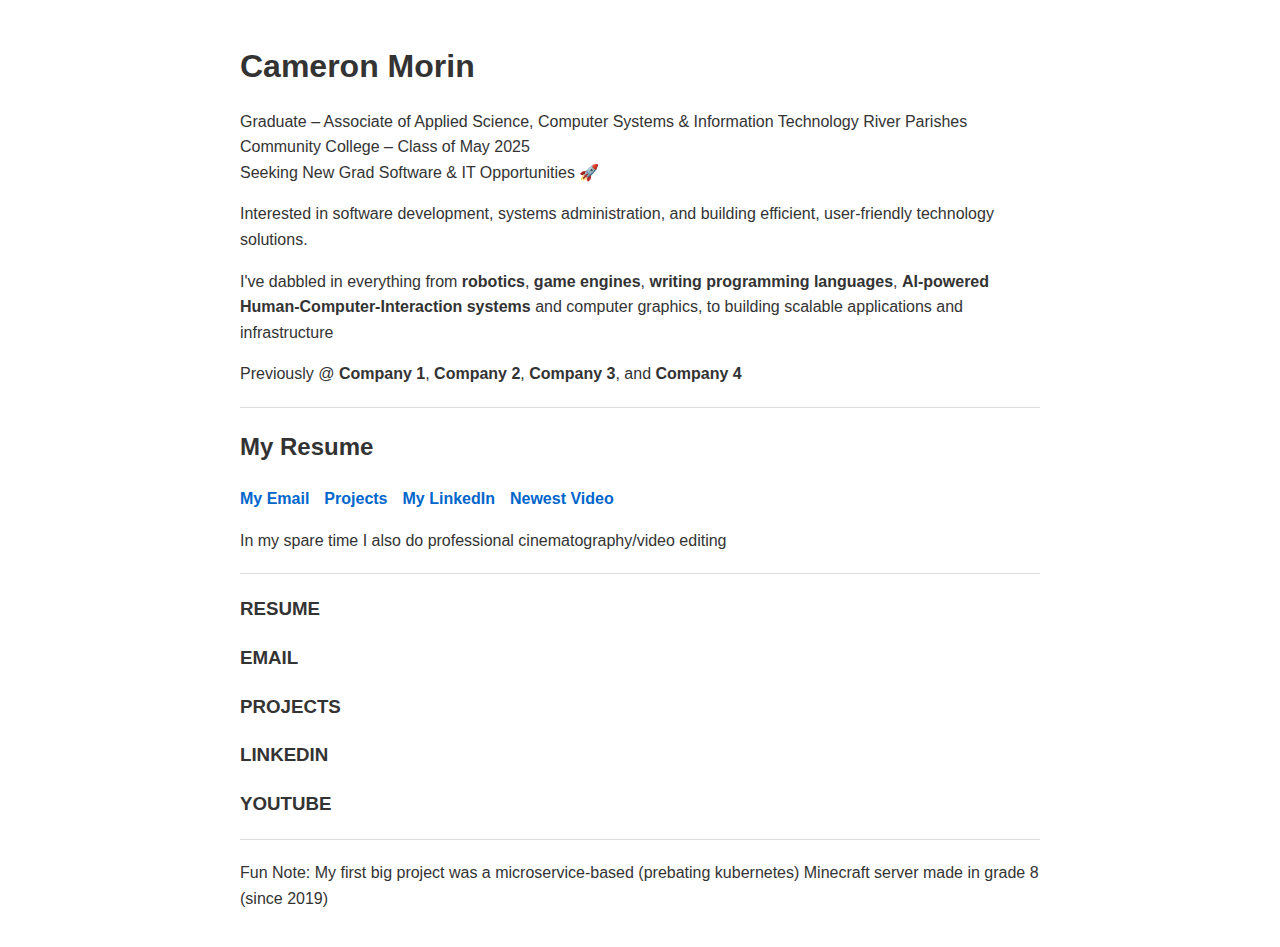
<file: index.html>
<!DOCTYPE html>
<html lang="en">
<head>
    <meta charset="UTF-8">
    <meta name="viewport" content="width=device-width, initial-scale=1.0">
    <title>Cameron Morin</title>
    <style>
        body {
            font-family: 'Helvetica', 'Arial', sans-serif;
            max-width: 800px;
            margin: 0 auto;
            padding: 20px;
            line-height: 1.6;
            color: #333;
        }
        
        h1 {
            margin-bottom: 5px;
        }
        
        hr {
            border: 0;
            height: 1px;
            background: #ddd;
            margin: 20px 0;
        }
        
        a {
            color: #0066cc;
            text-decoration: none;
        }
        
        a:hover {
            text-decoration: underline;
        }
        
        .contact-links {
            display: flex;
            flex-wrap: wrap;
            gap: 15px;
            margin: 15px 0;
        }
        
        .contact-links a {
            font-weight: bold;
        }
        
        .highlight {
            font-weight: bold;
        }
    </style>
</head>
<body>
    <h1>Cameron Morin</h1>
    
    <p>Graduate – Associate of Applied Science, Computer Systems & Information Technology
River Parishes Community College – Class of May 2025<br>
    Seeking New Grad Software & IT Opportunities 🚀</p>
    
    <p>Interested in software development, systems administration, and building efficient, user-friendly technology solutions.</p>
    
    <p>I've dabbled in everything from <span class="highlight">robotics</span>, <span class="highlight">game engines</span>, <span class="highlight">writing programming languages</span>, <span class="highlight">AI-powered Human-Computer-Interaction systems</span> and computer graphics, to building scalable applications and infrastructure</p>
    
    <p>Previously @ <span class="highlight">Company 1</span>, <span class="highlight">Company 2</span>, <span class="highlight">Company 3</span>, and <span class="highlight">Company 4</span></p>
    
    <hr>
    
    <h2>My Resume</h2>
    <div class="contact-links">
        <a href="mailto:your.email@example.com">My Email</a>
        <a href="/projects">Projects</a> <!-- Changed from GitHub to Projects -->
        <a href="https://linkedin.com/in/yourprofile">My LinkedIn</a>
        <a href="https://youtube.com/yourchannel">Newest Video</a>
    </div>
    
    <p>In my spare time I also do professional cinematography/video editing</p>
    
    <hr>
    
    <h3>RESUME</h3>
    <h3>EMAIL</h3>
    <h3>PROJECTS</h3> <!-- Changed from OTHUD to PROJECTS -->
    <h3>LINKEDIN</h3>
    <h3>YOUTUBE</h3>
    
    <hr>
    
    <p>Fun Note: My first big project was a microservice-based (prebating kubernetes) Minecraft server made in grade 8 (since 2019)</p>
</body>
</html>
</file>
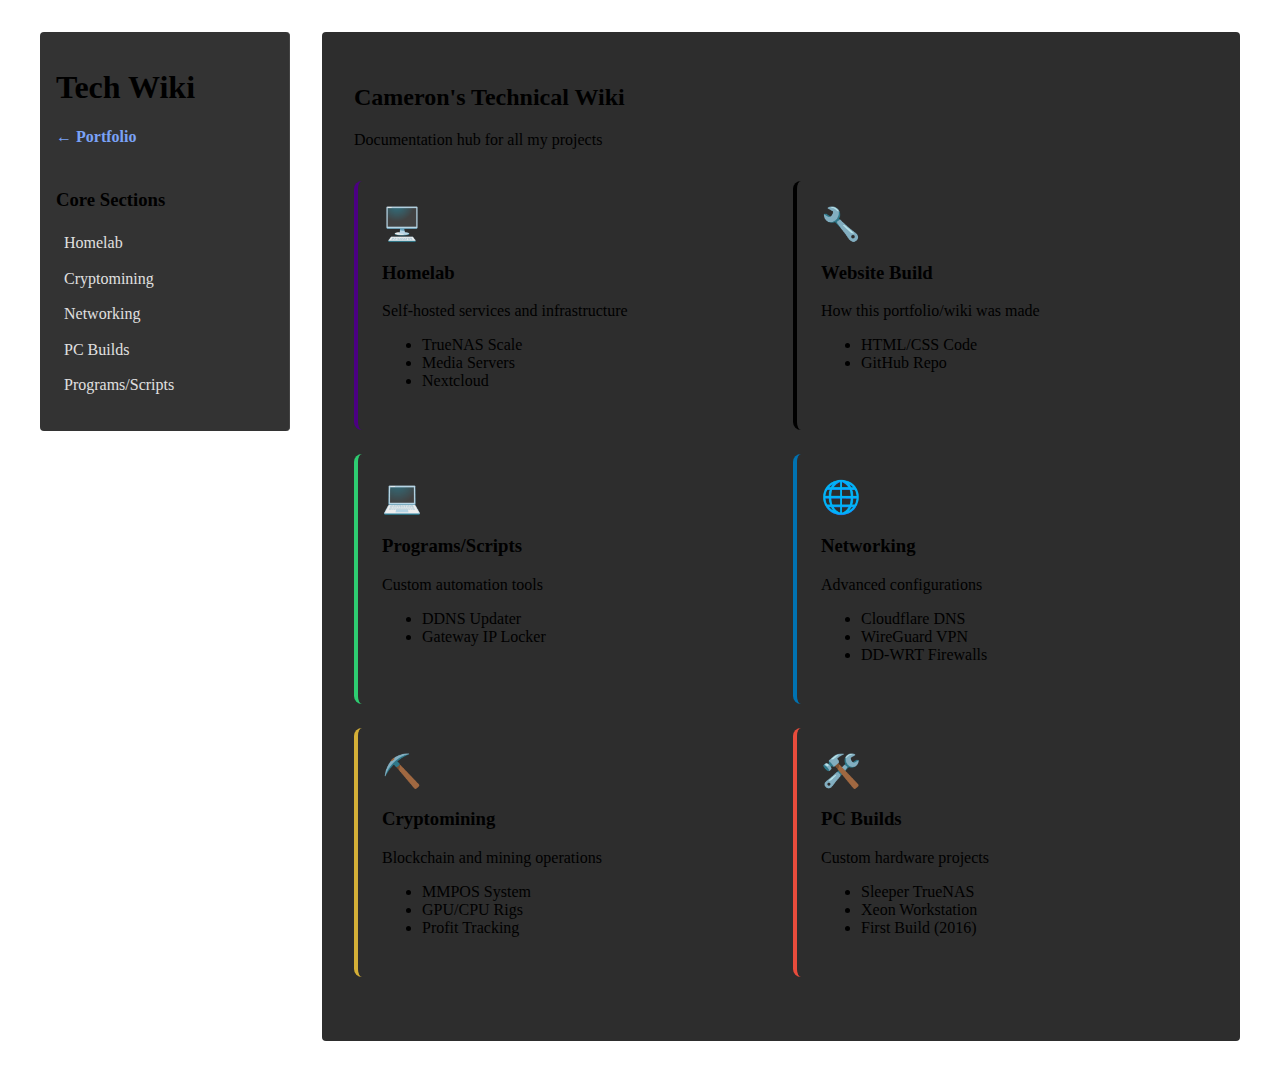
<file: projectwiki/index.html>
<!DOCTYPE html>
<html lang="en">
<head>
    <meta charset="UTF-8">
    <meta name="viewport" content="width=device-width, initial-scale=1.0">
    <title>Technical Wiki | Cameron Morin</title>
    <link href="./css/style.css" rel="stylesheet">
    <style>
        .supergrid {
            display: grid;
            grid-template-columns: repeat(auto-fit, minmax(280px, 1fr));
            gap: 1.5rem;
            margin: 2rem 0;
        }
        .megacard {
            background: var(--card-bg);
            border-left: 4px solid;
            padding: 1.5rem;
            border-radius: 8px;
            transition: all 0.3s ease;
            cursor: pointer;
        }
        /* Unique border colors for each category */
        .homelab-card { border-color: #4b0082; }
        .mining-card { border-color: #d4af37; }
        .network-card { border-color: #0072b1; }
        .builds-card { border-color: #e74c3c; }
        .scripts-card { border-color: #2ecc71; }
        
        .megacard:hover {
            transform: translateY(-5px);
            box-shadow: 0 10px 20px rgba(0,0,0,0.2);
        }
        .category-icon {
            font-size: 2rem;
            margin-bottom: 1rem;
        }
        /* Icon colors matching borders */
        .homelab-icon { color: #4b0082; }
        .mining-icon { color: #d4af37; }
        .network-icon { color: #0072b1; }
        .builds-icon { color: #e74c3c; }
        .scripts-icon { color: #2ecc71; }
    </style>
</head>
<body>
    <div class="wiki-container">
        <nav class="wiki-sidebar">
            <h1 class="wiki-title">Tech Wiki</h1>
            <a href="../" class="back-button">← Portfolio</a>
            
            <h3 class="sidebar-heading">Core Sections</h3>
            <ul class="category-list">
                <li><a href="homelab/" class="category-link">Homelab</a></li>
                <li><a href="cryptomining/" class="category-link">Cryptomining</a></li>
                <li><a href="networking/" class="category-link">Networking</a></li>
                <li><a href="pc-builds/" class="category-link">PC Builds</a></li>
                <li><a href="programs-scripts/" class="category-link">Programs/Scripts</a></li>
            </ul>
        </nav>

        <main class="wiki-content">
            <div class="welcome-banner">
                <h2 class="banner-title">Cameron's Technical Wiki</h2>
                <p class="banner-text">Documentation hub for all my projects</p>
            </div>

            <div class="supergrid">
                <!-- Homelab Card -->
                <div class="megacard homelab-card" onclick="location.href='homelab/'">
                    <div class="category-icon homelab-icon">🖥️</div>
                    <h3>Homelab</h3>
                    <p>Self-hosted services and infrastructure</p>
                    <ul class="card-features">
                        <li>TrueNAS Scale</li>
                        <li>Media Servers</li>
                        <li>Nextcloud</li>
                    </ul>
                </div>
              <!-- Website Build Card -->
              <div class="megacard build-card" onclick="location.href='website-build/'">
                    <div class="category-icon build-icon">🔧</div>
                    <h3>Website Build</h3>
                    <p>How this portfolio/wiki was made</p>
                    <ul class="card-features">
                    <li>HTML/CSS Code</li>
                    <li>GitHub Repo</li>
                </ul>
            </div>
                
                <!-- Programs/Scripts Card -->
                <div class="megacard scripts-card" onclick="location.href='programs-scripts/'">
                    <div class="category-icon scripts-icon">💻</div>
                    <h3>Programs/Scripts</h3>
                    <p>Custom automation tools</p>
                    <ul class="card-features">
                        <li>DDNS Updater</li>
                        <li>Gateway IP Locker</li>
                    </ul>
                </div>
                
                                <!-- Networking Card -->
                <div class="megacard network-card" onclick="location.href='networking/'">
                    <div class="category-icon network-icon">🌐</div>
                    <h3>Networking</h3>
                    <p>Advanced configurations</p>
                    <ul class="card-features">
                        <li>Cloudflare DNS</li>
                        <li>WireGuard VPN</li>
                        <li>DD-WRT Firewalls</li>
                    </ul>
                </div>
                
                <!-- Cryptomining Card -->
                <div class="megacard mining-card" onclick="location.href='cryptomining/'">
                    <div class="category-icon mining-icon">⛏️</div>
                    <h3>Cryptomining</h3>
                    <p>Blockchain and mining operations</p>
                    <ul class="card-features">
                        <li>MMPOS System</li>
                        <li>GPU/CPU Rigs</li>
                        <li>Profit Tracking</li>
                    </ul>
                </div>



                <!-- PC Builds Card -->
                <div class="megacard builds-card" onclick="location.href='pc-builds/'">
                    <div class="category-icon builds-icon">🛠️</div>
                    <h3>PC Builds</h3>
                    <p>Custom hardware projects</p>
                    <ul class="card-features">
                        <li>Sleeper TrueNAS</li>
                        <li>Xeon Workstation</li>
                        <li>First Build (2016)</li>
                    </ul>
                </div>
            </div>
        </main>
    </div>
</body>
</html>
</file>
<file: projectwiki/css/style.css>
/* ===== Core Wiki Layout ===== */
.wiki-container {
    display: grid;
    grid-template-columns: 250px 1fr;
    gap: 2rem;
    max-width: 1200px;
    margin: 2rem auto;
    padding: 0 1rem;
}

.wiki-sidebar {
    position: sticky;
    top: 20px;
    height: fit-content;
    background: #333;
    border-right: 1px solid #444;
    padding: 1rem;
    border-radius: 4px;
}

.wiki-content {
    background: #2d2d2d;
    padding: 2rem;
    border-radius: 4px;
}

/* ===== Navigation Elements ===== */
.back-button {
    display: inline-block;
    color: #7aa2f7;
    margin-bottom: 1.5rem;
    font-weight: bold;
    text-decoration: none;
}

.category-list {
    list-style: none;
    padding-left: 0;
    margin: 1rem 0;
}

.category-list li {
    margin-bottom: 0.5rem;
}

.category-list a {
    color: #e0e0e0;
    text-decoration: none;
    display: block;
    padding: 0.3rem 0.5rem;
    border-radius: 3px;
}

.category-list a:hover {
    background: #444;
}

/* ===== Project Cards ===== */
.project-card {
    background: #383838;
    padding: 1.5rem;
    margin-bottom: 1.5rem;
    border-radius: 6px;
    border-left: 4px solid #4b0082;
    transition: transform 0.2s;
    cursor: pointer;
}

.project-card:hover {
    transform: translateY(-3px);
    box-shadow: 0 4px 8px rgba(0,0,0,0.2);
}

/* ===== Responsive Design ===== */
@media (max-width: 768px) {
    .wiki-container {
        grid-template-columns: 1fr;
    }
    
    .wiki-sidebar {
        position: static;
        margin-bottom: 2rem;
    }
}
</file>
